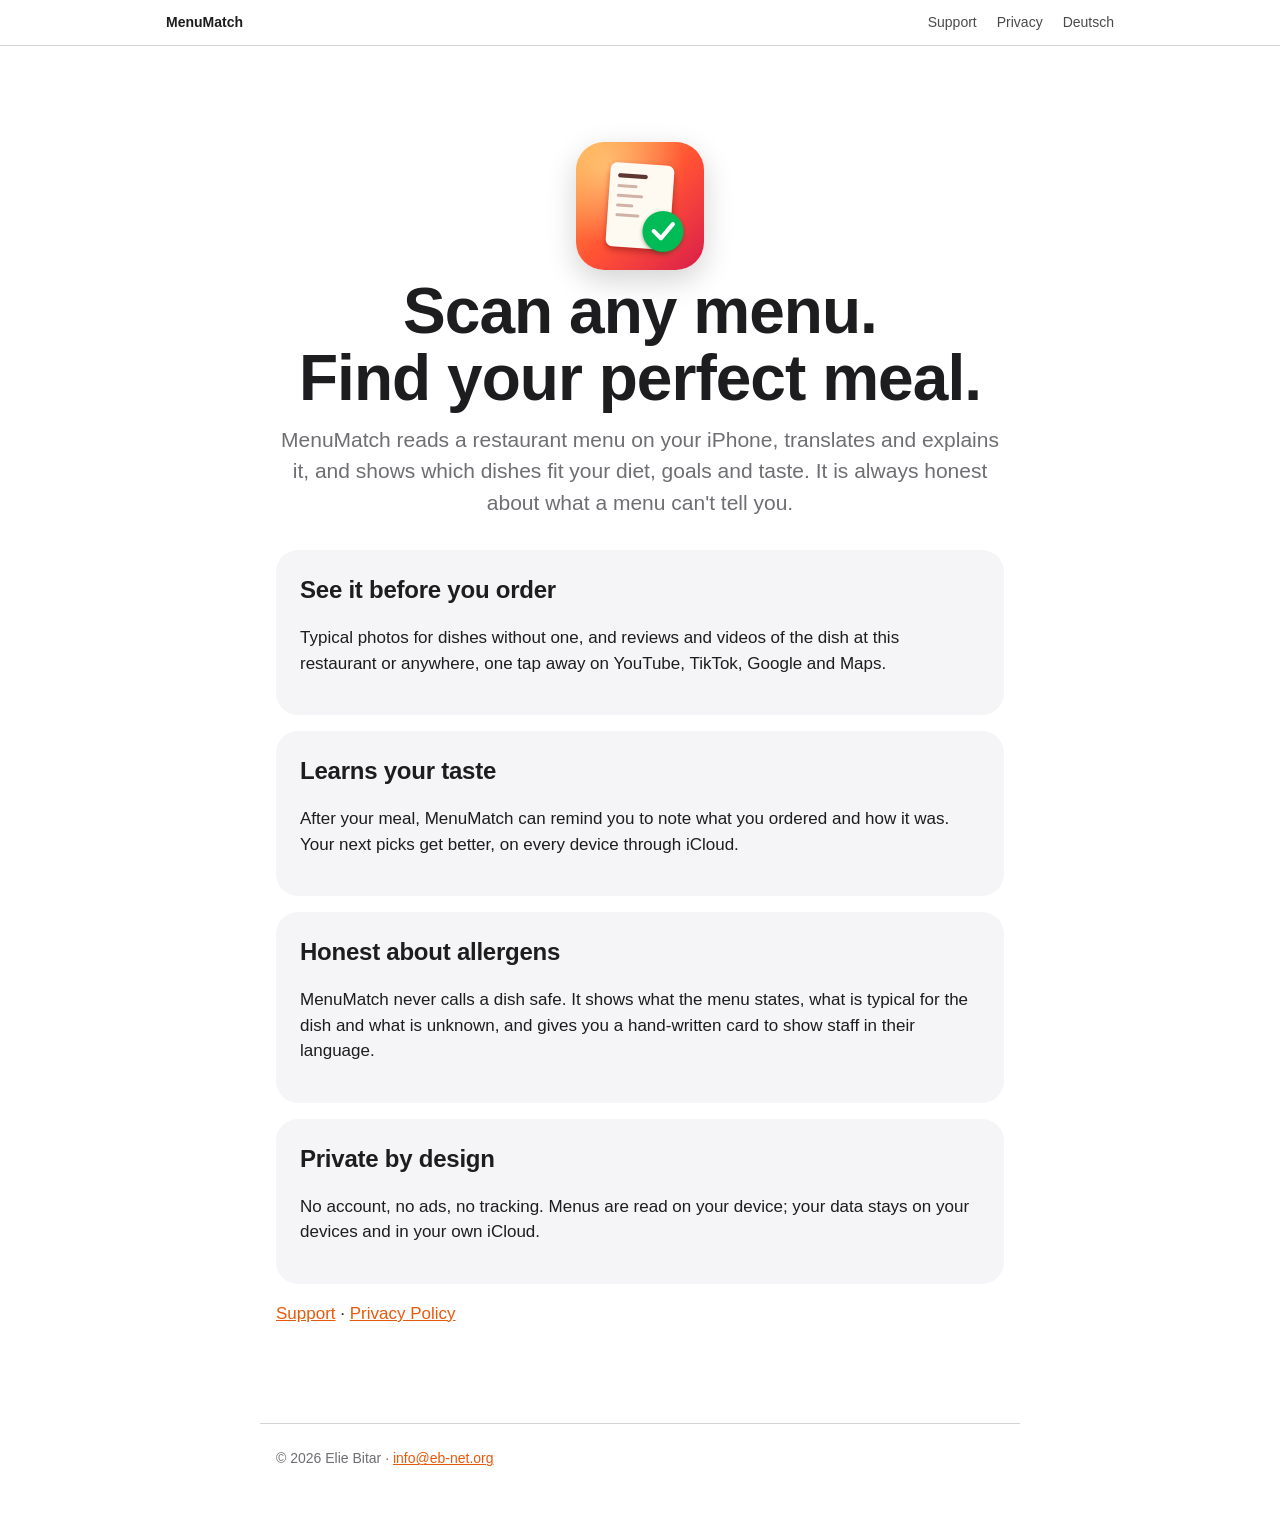
<file: index.html>
<!doctype html>
<html lang="en"><head><meta charset="utf-8"><meta name="viewport" content="width=device-width,initial-scale=1">
<title>MenuMatch</title><meta name="description" content="Scan any menu. Find your perfect meal."><meta name="color-scheme" content="light dark">
<link rel="icon" href="icon.png"><link rel="stylesheet" href="style.css"></head>
<body><nav><div><a class="brand" href="index.html">MenuMatch</a><a href="support.html">Support</a><a href="privacy.html">Privacy</a><a href="index-de.html" hreflang="de">Deutsch</a></div></nav>
<main>
<div class="hero"><img src="icon.png" alt="MenuMatch icon"><h1>Scan any menu.<br>Find your perfect meal.</h1>
<p class="lead">MenuMatch reads a restaurant menu on your iPhone, translates and explains it, and shows which dishes fit your diet, goals and taste. It is always honest about what a menu can't tell you.</p></div>
<div class="card"><h2 style="margin-top:0">See it before you order</h2><p>Typical photos for dishes without one, and reviews and videos of the dish at this restaurant or anywhere, one tap away on YouTube, TikTok, Google and Maps.</p></div><div class="card"><h2 style="margin-top:0">Learns your taste</h2><p>After your meal, MenuMatch can remind you to note what you ordered and how it was. Your next picks get better, on every device through iCloud.</p></div><div class="card"><h2 style="margin-top:0">Honest about allergens</h2><p>MenuMatch never calls a dish safe. It shows what the menu states, what is typical for the dish and what is unknown, and gives you a hand-written card to show staff in their language.</p></div>
<div class="card"><h2 style="margin-top:0">Private by design</h2><p>No account, no ads, no tracking. Menus are read on your device; your data stays on your devices and in your own iCloud.</p></div>
<p><a href="support.html">Support</a> · <a href="privacy.html">Privacy Policy</a></p></main>
<footer class="muted">© 2026 Elie Bitar · <a href="mailto:info@eb-net.org">info@eb-net.org</a></footer></body></html>
</file>
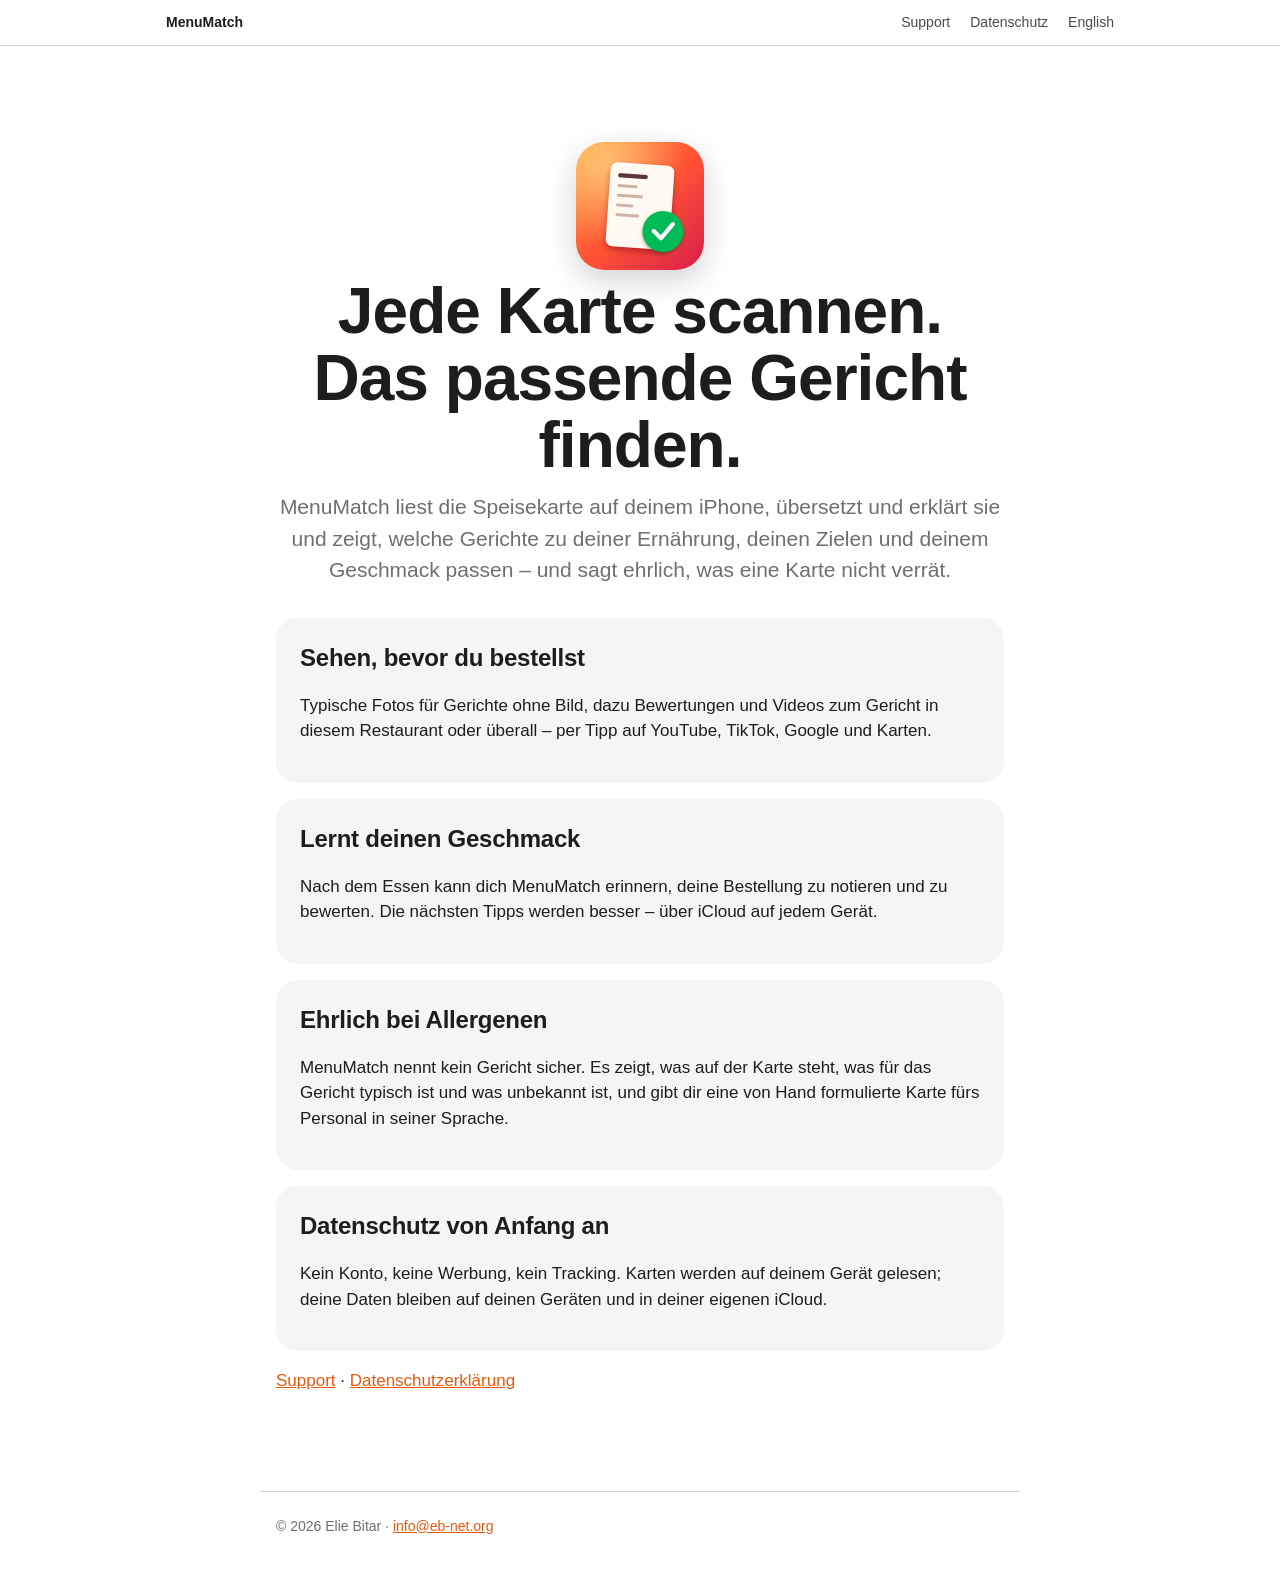
<file: index-de.html>
<!doctype html>
<html lang="de"><head><meta charset="utf-8"><meta name="viewport" content="width=device-width,initial-scale=1">
<title>MenuMatch</title><meta name="description" content="Scanne jede Speisekarte. Finde dein perfektes Gericht."><meta name="color-scheme" content="light dark">
<link rel="icon" href="icon.png"><link rel="stylesheet" href="style.css"></head>
<body><nav><div><a class="brand" href="index-de.html">MenuMatch</a><a href="support-de.html">Support</a><a href="privacy-de.html">Datenschutz</a><a href="index.html" hreflang="en">English</a></div></nav>
<main>
<div class="hero"><img src="icon.png" alt="MenuMatch-Symbol"><h1>Jede Karte scannen.<br>Das passende Gericht finden.</h1>
<p class="lead">MenuMatch liest die Speisekarte auf deinem iPhone, übersetzt und erklärt sie und zeigt, welche Gerichte zu deiner Ernährung, deinen Zielen und deinem Geschmack passen – und sagt ehrlich, was eine Karte nicht verrät.</p></div>
<div class="card"><h2 style="margin-top:0">Sehen, bevor du bestellst</h2><p>Typische Fotos für Gerichte ohne Bild, dazu Bewertungen und Videos zum Gericht in diesem Restaurant oder überall – per Tipp auf YouTube, TikTok, Google und Karten.</p></div><div class="card"><h2 style="margin-top:0">Lernt deinen Geschmack</h2><p>Nach dem Essen kann dich MenuMatch erinnern, deine Bestellung zu notieren und zu bewerten. Die nächsten Tipps werden besser – über iCloud auf jedem Gerät.</p></div><div class="card"><h2 style="margin-top:0">Ehrlich bei Allergenen</h2><p>MenuMatch nennt kein Gericht sicher. Es zeigt, was auf der Karte steht, was für das Gericht typisch ist und was unbekannt ist, und gibt dir eine von Hand formulierte Karte fürs Personal in seiner Sprache.</p></div>
<div class="card"><h2 style="margin-top:0">Datenschutz von Anfang an</h2><p>Kein Konto, keine Werbung, kein Tracking. Karten werden auf deinem Gerät gelesen; deine Daten bleiben auf deinen Geräten und in deiner eigenen iCloud.</p></div>
<p><a href="support-de.html">Support</a> · <a href="privacy-de.html">Datenschutzerklärung</a></p></main>
<footer class="muted">© 2026 Elie Bitar · <a href="mailto:info@eb-net.org">info@eb-net.org</a></footer></body></html>
</file>
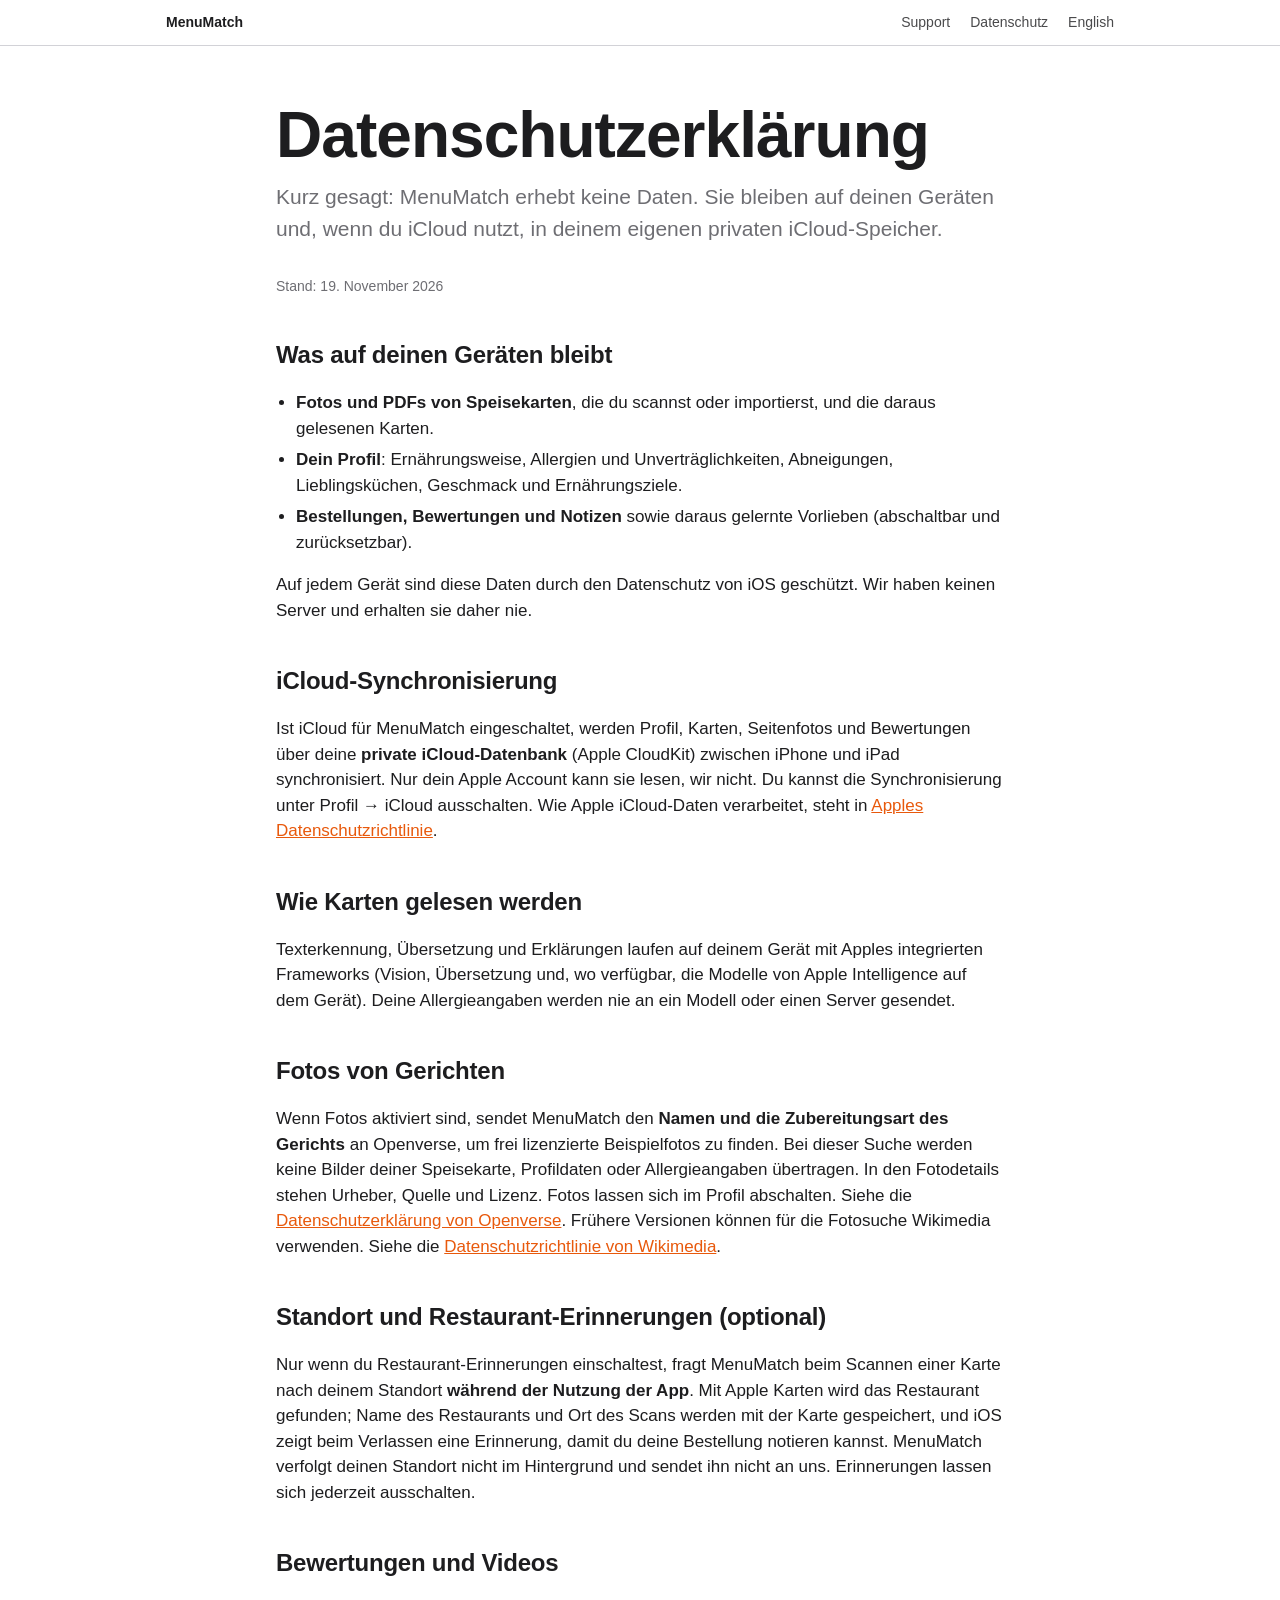
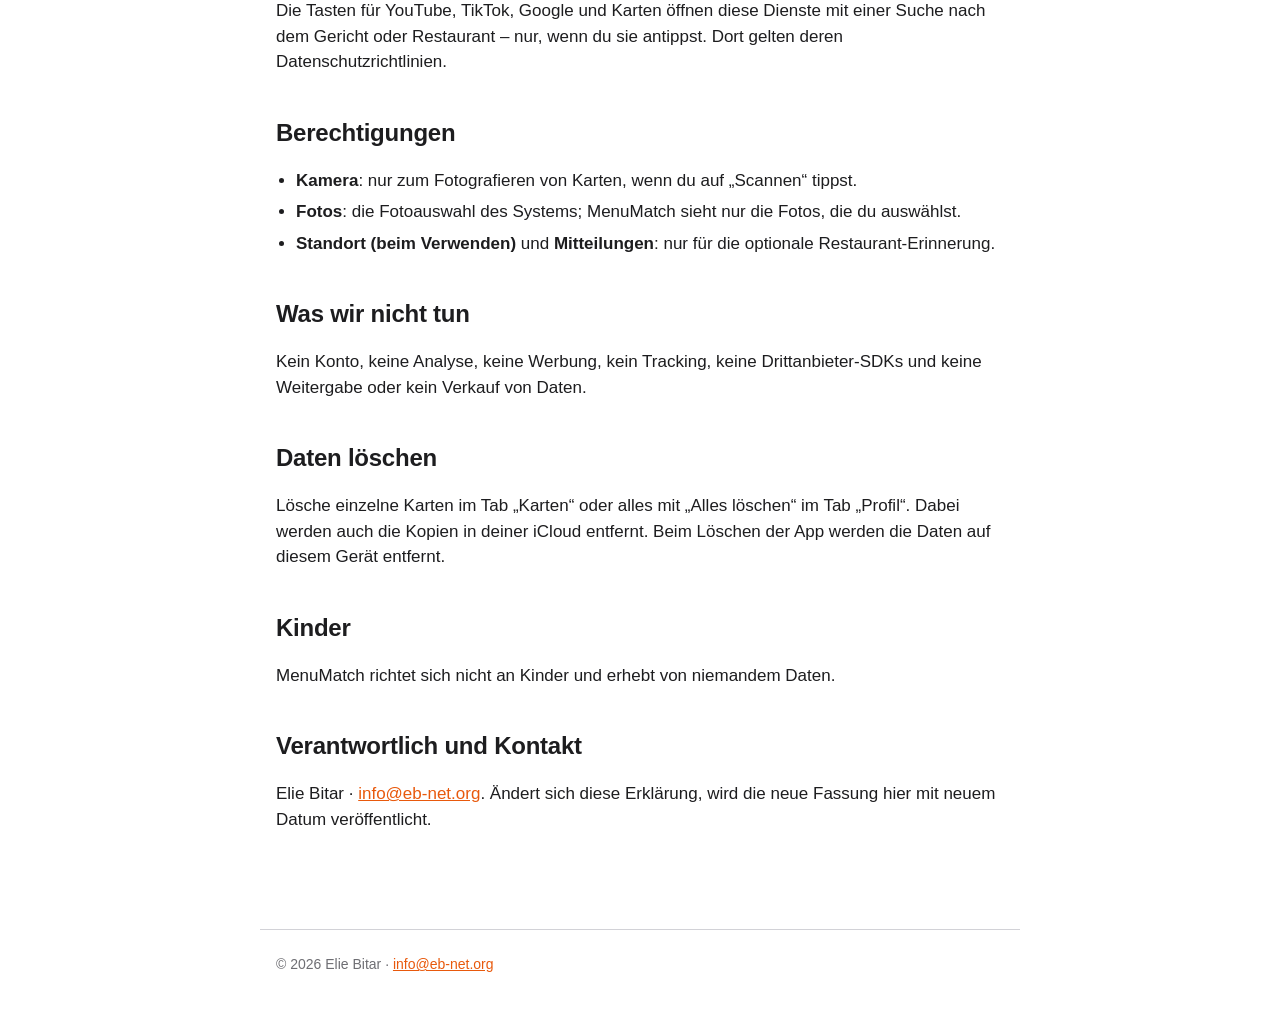
<file: privacy-de.html>
<!doctype html>
<html lang="de"><head><meta charset="utf-8"><meta name="viewport" content="width=device-width,initial-scale=1">
<title>MenuMatch Datenschutzerklärung</title><meta name="description" content="Wie MenuMatch mit deinen Daten umgeht."><meta name="color-scheme" content="light dark">
<link rel="icon" href="icon.png"><link rel="stylesheet" href="style.css"></head>
<body><nav><div><a class="brand" href="index-de.html">MenuMatch</a><a href="support-de.html">Support</a><a href="privacy-de.html">Datenschutz</a><a href="privacy.html" hreflang="en">English</a></div></nav>
<main>
<h1>Datenschutz&shy;erklärung</h1><p class="lead">Kurz gesagt: MenuMatch erhebt keine Daten. Sie bleiben auf deinen Geräten und, wenn du iCloud nutzt, in deinem eigenen privaten iCloud-Speicher.</p>
<p class="muted">Stand: 19. November 2026</p>
<h2>Was auf deinen Geräten bleibt</h2><ul>
<li><b>Fotos und PDFs von Speisekarten</b>, die du scannst oder importierst, und die daraus gelesenen Karten.</li>
<li><b>Dein Profil</b>: Ernährungsweise, Allergien und Unverträglichkeiten, Abneigungen, Lieblingsküchen, Geschmack und Ernährungsziele.</li>
<li><b>Bestellungen, Bewertungen und Notizen</b> sowie daraus gelernte Vorlieben (abschaltbar und zurücksetzbar).</li></ul>
<p>Auf jedem Gerät sind diese Daten durch den Datenschutz von iOS geschützt. Wir haben keinen Server und erhalten sie daher nie.</p>
<h2>iCloud-Synchronisierung</h2><p>Ist iCloud für MenuMatch eingeschaltet, werden Profil, Karten, Seitenfotos und Bewertungen über deine <b>private iCloud-Datenbank</b> (Apple CloudKit) zwischen iPhone und iPad synchronisiert. Nur dein Apple Account kann sie lesen, wir nicht. Du kannst die Synchronisierung unter Profil → iCloud ausschalten. Wie Apple iCloud-Daten verarbeitet, steht in <a href="https://www.apple.com/de/legal/privacy/">Apples Datenschutzrichtlinie</a>.</p>
<h2>Wie Karten gelesen werden</h2><p>Texterkennung, Übersetzung und Erklärungen laufen auf deinem Gerät mit Apples integrierten Frameworks (Vision, Übersetzung und, wo verfügbar, die Modelle von Apple Intelligence auf dem Gerät). Deine Allergieangaben werden nie an ein Modell oder einen Server gesendet.</p>
<h2>Fotos von Gerichten</h2><p>Wenn Fotos aktiviert sind, sendet MenuMatch den <b>Namen und die Zubereitungsart des Gerichts</b> an Openverse, um frei lizenzierte Beispielfotos zu finden. Bei dieser Suche werden keine Bilder deiner Speisekarte, Profildaten oder Allergieangaben übertragen. In den Fotodetails stehen Urheber, Quelle und Lizenz. Fotos lassen sich im Profil abschalten. Siehe die <a href="https://openverse.org/de/privacy">Datenschutzerklärung von Openverse</a>. Frühere Versionen können für die Fotosuche Wikimedia verwenden. Siehe die <a href="https://foundation.wikimedia.org/wiki/Policy:Privacy_policy">Datenschutzrichtlinie von Wikimedia</a>.</p>
<h2>Standort und Restaurant-Erinnerungen (optional)</h2><p>Nur wenn du Restaurant-Erinnerungen einschaltest, fragt MenuMatch beim Scannen einer Karte nach deinem Standort <b>während der Nutzung der App</b>. Mit Apple Karten wird das Restaurant gefunden; Name des Restaurants und Ort des Scans werden mit der Karte gespeichert, und iOS zeigt beim Verlassen eine Erinnerung, damit du deine Bestellung notieren kannst. MenuMatch verfolgt deinen Standort nicht im Hintergrund und sendet ihn nicht an uns. Erinnerungen lassen sich jederzeit ausschalten.</p>
<h2>Bewertungen und Videos</h2><p>Die Tasten für YouTube, TikTok, Google und Karten öffnen diese Dienste mit einer Suche nach dem Gericht oder Restaurant – nur, wenn du sie antippst. Dort gelten deren Datenschutzrichtlinien.</p>
<h2>Berechtigungen</h2><ul><li><b>Kamera</b>: nur zum Fotografieren von Karten, wenn du auf „Scannen“ tippst.</li>
<li><b>Fotos</b>: die Fotoauswahl des Systems; MenuMatch sieht nur die Fotos, die du auswählst.</li>
<li><b>Standort (beim Verwenden)</b> und <b>Mitteilungen</b>: nur für die optionale Restaurant-Erinnerung.</li></ul>
<h2>Was wir nicht tun</h2><p>Kein Konto, keine Analyse, keine Werbung, kein Tracking, keine Drittanbieter-SDKs und keine Weitergabe oder kein Verkauf von Daten.</p>
<h2>Daten löschen</h2><p>Lösche einzelne Karten im Tab „Karten“ oder alles mit „Alles löschen“ im Tab „Profil“. Dabei werden auch die Kopien in deiner iCloud entfernt. Beim Löschen der App werden die Daten auf diesem Gerät entfernt.</p>
<h2>Kinder</h2><p>MenuMatch richtet sich nicht an Kinder und erhebt von niemandem Daten.</p>
<h2>Verantwortlich und Kontakt</h2><p>Elie Bitar · <a href="mailto:info@eb-net.org">info@eb-net.org</a>. Ändert sich diese Erklärung, wird die neue Fassung hier mit neuem Datum veröffentlicht.</p></main>
<footer class="muted">© 2026 Elie Bitar · <a href="mailto:info@eb-net.org">info@eb-net.org</a></footer></body></html>
</file>
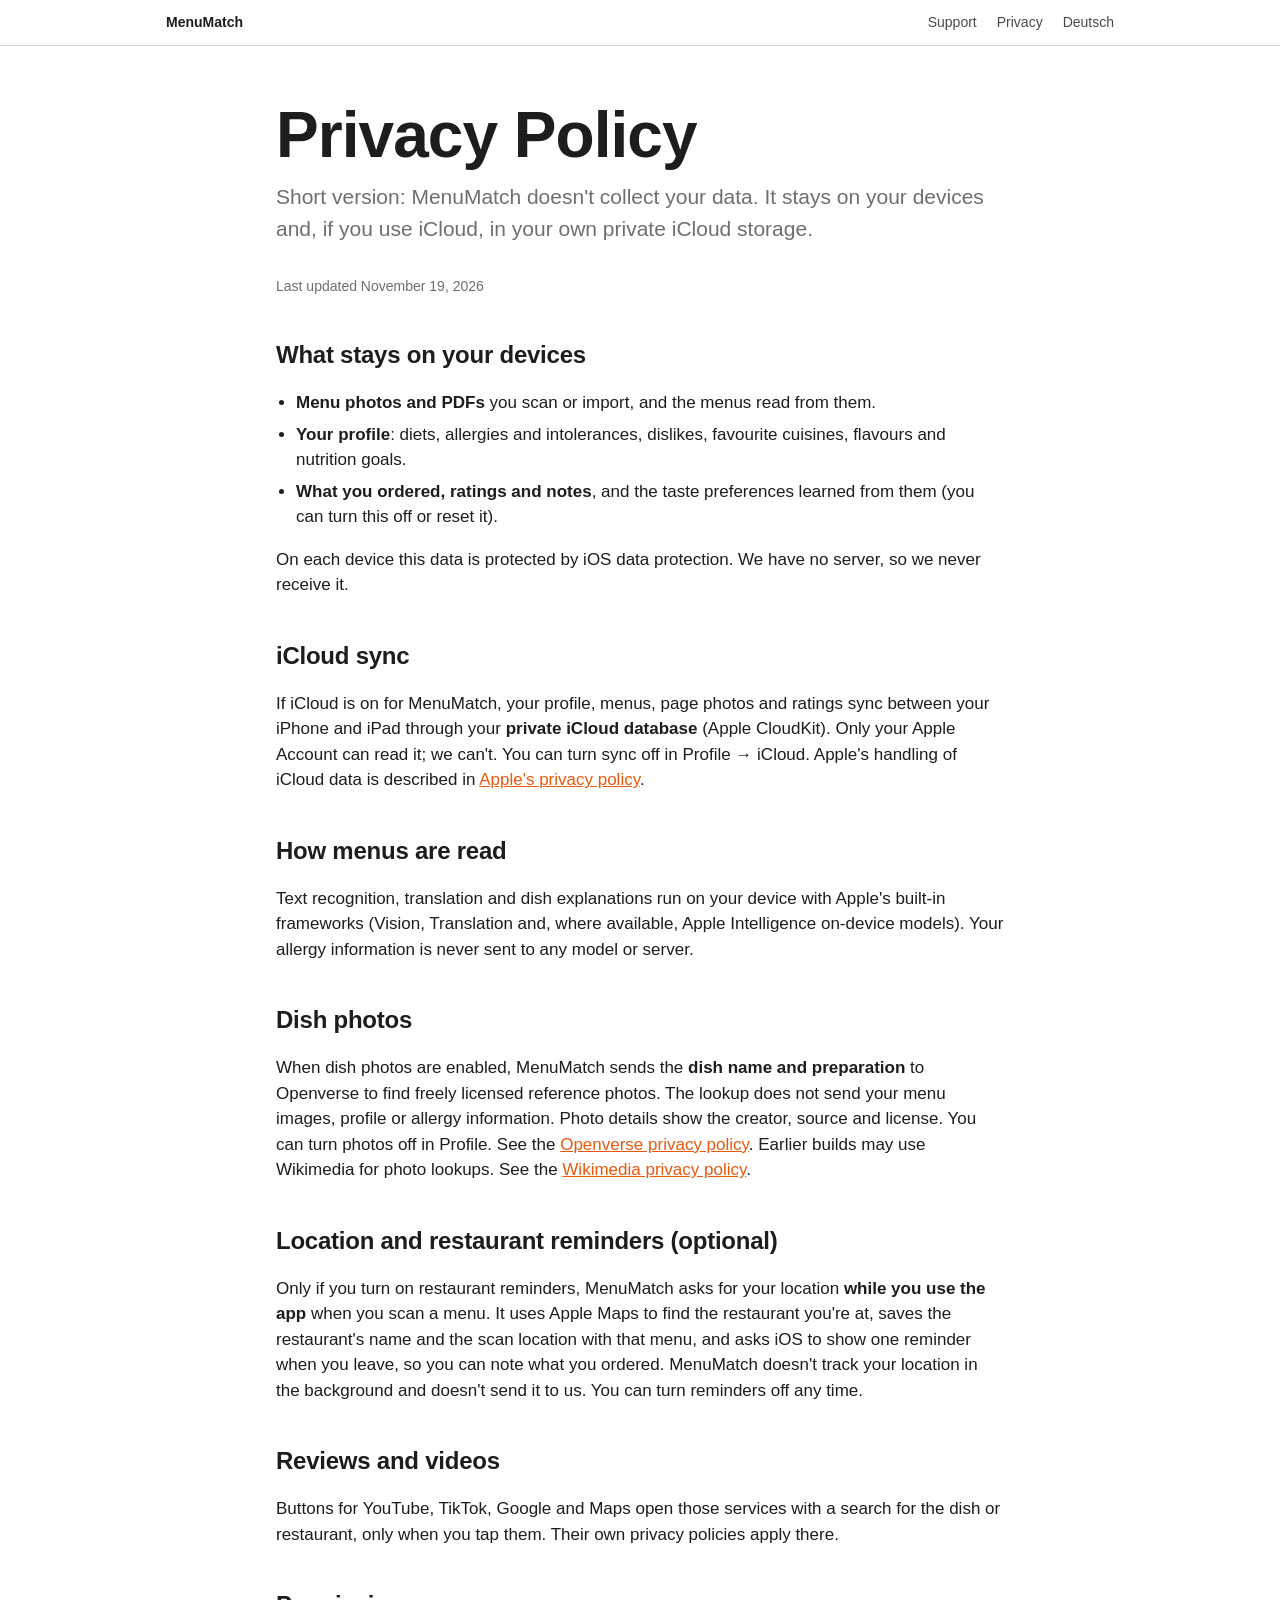
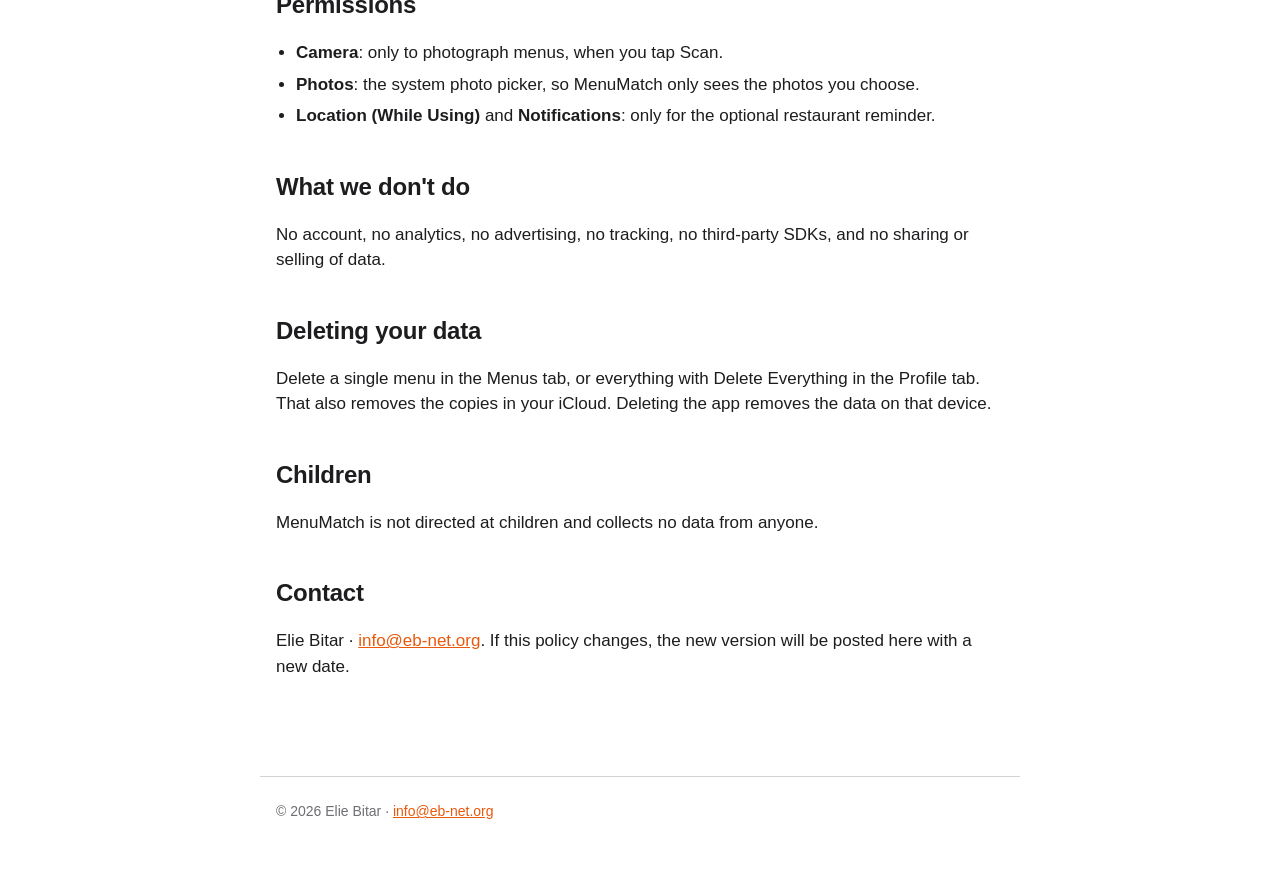
<file: privacy.html>
<!doctype html>
<html lang="en"><head><meta charset="utf-8"><meta name="viewport" content="width=device-width,initial-scale=1">
<title>MenuMatch Privacy Policy</title><meta name="description" content="How MenuMatch handles your data."><meta name="color-scheme" content="light dark">
<link rel="icon" href="icon.png"><link rel="stylesheet" href="style.css"></head>
<body><nav><div><a class="brand" href="index.html">MenuMatch</a><a href="support.html">Support</a><a href="privacy.html">Privacy</a><a href="privacy-de.html" hreflang="de">Deutsch</a></div></nav>
<main>
<h1>Privacy Policy</h1><p class="lead">Short version: MenuMatch doesn't collect your data. It stays on your devices and, if you use iCloud, in your own private iCloud storage.</p>
<p class="muted">Last updated November 19, 2026</p>
<h2>What stays on your devices</h2><ul>
<li><b>Menu photos and PDFs</b> you scan or import, and the menus read from them.</li>
<li><b>Your profile</b>: diets, allergies and intolerances, dislikes, favourite cuisines, flavours and nutrition goals.</li>
<li><b>What you ordered, ratings and notes</b>, and the taste preferences learned from them (you can turn this off or reset it).</li></ul>
<p>On each device this data is protected by iOS data protection. We have no server, so we never receive it.</p>
<h2>iCloud sync</h2><p>If iCloud is on for MenuMatch, your profile, menus, page photos and ratings sync between your iPhone and iPad through your <b>private iCloud database</b> (Apple CloudKit). Only your Apple Account can read it; we can't. You can turn sync off in Profile → iCloud. Apple's handling of iCloud data is described in <a href="https://www.apple.com/legal/privacy/">Apple's privacy policy</a>.</p>
<h2>How menus are read</h2><p>Text recognition, translation and dish explanations run on your device with Apple's built-in frameworks (Vision, Translation and, where available, Apple Intelligence on-device models). Your allergy information is never sent to any model or server.</p>
<h2>Dish photos</h2><p>When dish photos are enabled, MenuMatch sends the <b>dish name and preparation</b> to Openverse to find freely licensed reference photos. The lookup does not send your menu images, profile or allergy information. Photo details show the creator, source and license. You can turn photos off in Profile. See the <a href="https://openverse.org/privacy">Openverse privacy policy</a>. Earlier builds may use Wikimedia for photo lookups. See the <a href="https://foundation.wikimedia.org/wiki/Policy:Privacy_policy">Wikimedia privacy policy</a>.</p>
<h2>Location and restaurant reminders (optional)</h2><p>Only if you turn on restaurant reminders, MenuMatch asks for your location <b>while you use the app</b> when you scan a menu. It uses Apple Maps to find the restaurant you're at, saves the restaurant's name and the scan location with that menu, and asks iOS to show one reminder when you leave, so you can note what you ordered. MenuMatch doesn't track your location in the background and doesn't send it to us. You can turn reminders off any time.</p>
<h2>Reviews and videos</h2><p>Buttons for YouTube, TikTok, Google and Maps open those services with a search for the dish or restaurant, only when you tap them. Their own privacy policies apply there.</p>
<h2>Permissions</h2><ul><li><b>Camera</b>: only to photograph menus, when you tap Scan.</li>
<li><b>Photos</b>: the system photo picker, so MenuMatch only sees the photos you choose.</li>
<li><b>Location (While Using)</b> and <b>Notifications</b>: only for the optional restaurant reminder.</li></ul>
<h2>What we don't do</h2><p>No account, no analytics, no advertising, no tracking, no third-party SDKs, and no sharing or selling of data.</p>
<h2>Deleting your data</h2><p>Delete a single menu in the Menus tab, or everything with Delete Everything in the Profile tab. That also removes the copies in your iCloud. Deleting the app removes the data on that device.</p>
<h2>Children</h2><p>MenuMatch is not directed at children and collects no data from anyone.</p>
<h2>Contact</h2><p>Elie Bitar · <a href="mailto:info@eb-net.org">info@eb-net.org</a>. If this policy changes, the new version will be posted here with a new date.</p></main>
<footer class="muted">© 2026 Elie Bitar · <a href="mailto:info@eb-net.org">info@eb-net.org</a></footer></body></html>
</file>
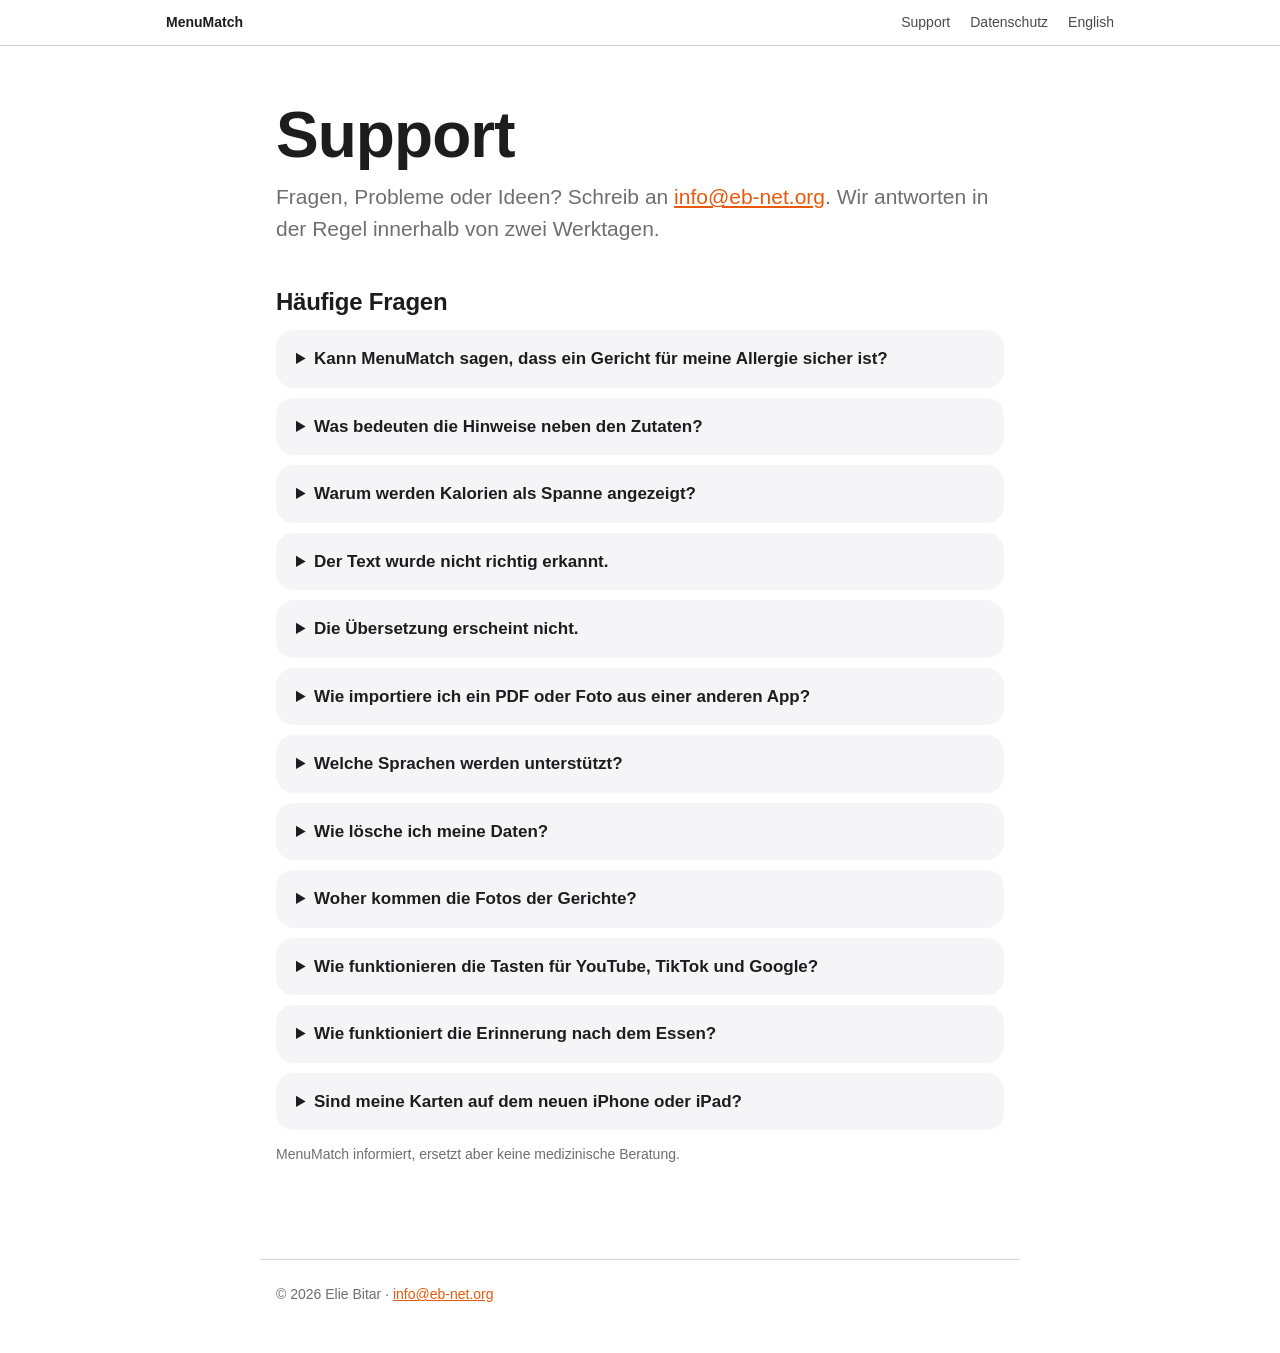
<file: support-de.html>
<!doctype html>
<html lang="de"><head><meta charset="utf-8"><meta name="viewport" content="width=device-width,initial-scale=1">
<title>MenuMatch Support</title><meta name="description" content="Hilfe und Antworten zu MenuMatch."><meta name="color-scheme" content="light dark">
<link rel="icon" href="icon.png"><link rel="stylesheet" href="style.css"></head>
<body><nav><div><a class="brand" href="index-de.html">MenuMatch</a><a href="support-de.html">Support</a><a href="privacy-de.html">Datenschutz</a><a href="support.html" hreflang="en">English</a></div></nav>
<main>
<h1>Support</h1><p class="lead">Fragen, Probleme oder Ideen? Schreib an <a href="mailto:info@eb-net.org">info@eb-net.org</a>. Wir antworten in der Regel innerhalb von zwei Werktagen.</p>
<h2>Häufige Fragen</h2><details><summary>Kann MenuMatch sagen, dass ein Gericht für meine Allergie sicher ist?</summary><p>Nein. Ein Foto der Karte kann nicht beweisen, dass ein Gericht frei von einem Allergen ist oder dass es in der Küche keine Kreuzkontamination gibt. MenuMatch zeigt, was die Karte angibt, was für das Gericht typisch ist und was unbekannt ist, und hilft dir beim Nachfragen. Frag immer beim Restaurant nach.</p></details><details><summary>Was bedeuten die Hinweise neben den Zutaten?</summary><p><b>Auf der Karte</b>: steht auf dieser Karte. <b>Typisch</b>: in klassischen Rezepten üblich, für dieses Restaurant nicht bestätigt. <b>Schätzung</b>: aus der Beschreibung abgeleitet. <b>Unbekannt</b>: nicht genug Angaben.</p></details><details><summary>Warum werden Kalorien als Spanne angezeigt?</summary><p>Restaurants veröffentlichen selten Rezepte oder Portionsgrößen. Deshalb zeigt MenuMatch eine Spanne und nennt seine Annahmen. Die Portionsgröße kannst du auf der Gerichtsseite ändern.</p></details><details><summary>Der Text wurde nicht richtig erkannt.</summary><p>Fotografiere gerade von vorn, bei gutem Licht, eine Seite nach der anderen. Einzelne Seiten kannst du vor dem Lesen neu aufnehmen und Namen oder Preise danach korrigieren.</p></details><details><summary>Die Übersetzung erscheint nicht.</summary><p>MenuMatch nutzt Apples Übersetzung auf dem Gerät. Wenn die Sprache noch nicht geladen ist, fragt iOS einmal nach dem Download. Die Erklärungen zu Gerichten funktionieren auch ohne.</p></details><details><summary>Wie importiere ich ein PDF oder Foto aus einer anderen App?</summary><p>Tippe im Tab „Scannen“ auf „Dateien“ oder „Fotos“, oder nutze in Safari, Mail, Dateien oder Fotos die Teilen-Taste und wähle MenuMatch.</p></details><details><summary>Welche Sprachen werden unterstützt?</summary><p>Die App gibt es auf Deutsch und Englisch. Deutsche und englische Karten werden am besten verstanden; französische, italienische und spanische Karten werden ebenfalls erkannt, und Karten fürs Personal gibt es in diesen fünf Sprachen.</p></details><details><summary>Wie lösche ich meine Daten?</summary><p>Wische im Tab „Karten“ über eine Karte, um sie zu löschen, oder nutze „Alles löschen“ im Tab „Profil“. Dabei werden auch die Kopien in deiner iCloud entfernt.</p></details><details><summary>Woher kommen die Fotos der Gerichte?</summary><p>Aus Wikipedia-Artikeln zum Gericht, frei lizenziert und unter dem Foto genannt. Sie zeigen das übliche Aussehen, nicht den Teller des Restaurants. Gesendet wird nur der Name des Gerichts. Abschalten unter Profil → Fotos von Gerichten.</p></details><details><summary>Wie funktionieren die Tasten für YouTube, TikTok und Google?</summary><p>Sie öffnen eine Suche nach dem Gericht oder Restaurant in der jeweiligen App (oder in Safari, wenn sie nicht installiert ist). „Bei …“ sucht das Gericht mit Name und Ort des Restaurants; „Überall“ sucht nur das Gericht.</p></details><details><summary>Wie funktioniert die Erinnerung nach dem Essen?</summary><p>Schalte sie ein, wenn MenuMatch auf einer frisch gescannten Karte fragt, oder im Profil. MenuMatch findet das Restaurant mit Apple Karten und lässt iOS beim Gehen einmal erinnern. Tippe darauf, um deine Bestellung zu notieren und zu bewerten; die nächsten Tipps nutzen diese Bewertungen.</p></details><details><summary>Sind meine Karten auf dem neuen iPhone oder iPad?</summary><p>Ja, wenn iCloud für MenuMatch eingeschaltet ist (Profil → iCloud) und du denselben Apple Account nutzt. Profil, Karten, Seitenfotos und Bewertungen werden über deine private iCloud synchronisiert.</p></details><p class="muted">MenuMatch informiert, ersetzt aber keine medizinische Beratung.</p></main>
<footer class="muted">© 2026 Elie Bitar · <a href="mailto:info@eb-net.org">info@eb-net.org</a></footer></body></html>
</file>
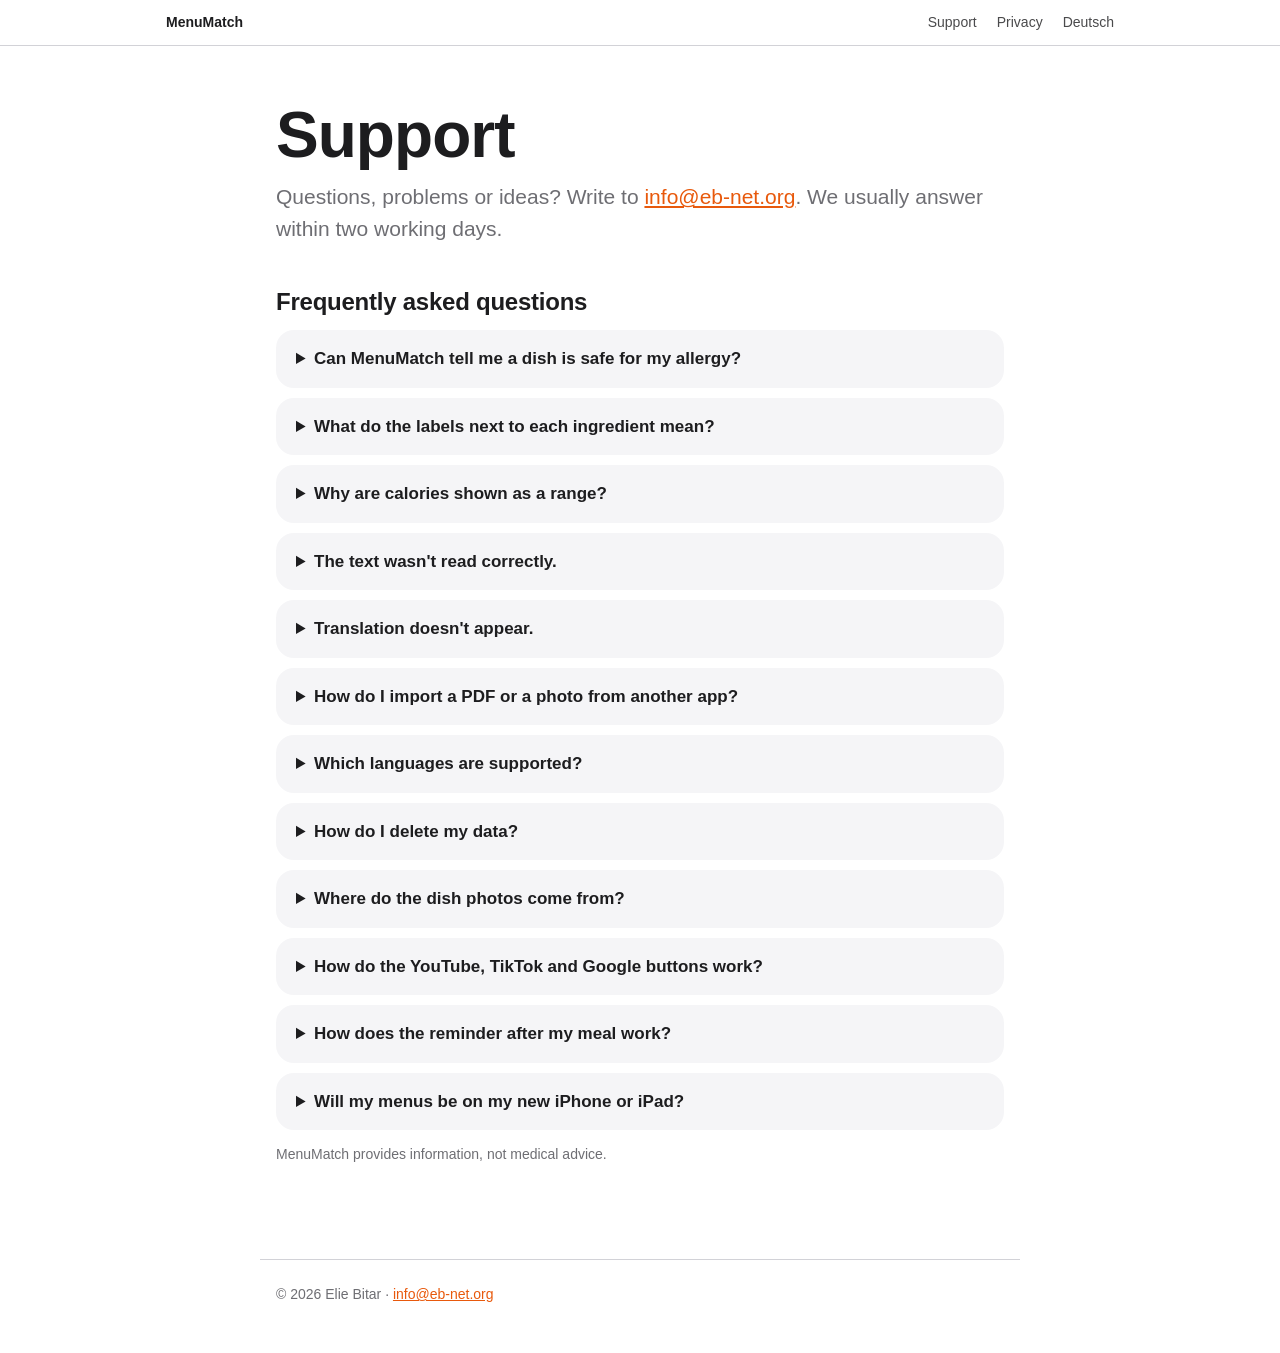
<file: support.html>
<!doctype html>
<html lang="en"><head><meta charset="utf-8"><meta name="viewport" content="width=device-width,initial-scale=1">
<title>MenuMatch Support</title><meta name="description" content="Help and answers for MenuMatch."><meta name="color-scheme" content="light dark">
<link rel="icon" href="icon.png"><link rel="stylesheet" href="style.css"></head>
<body><nav><div><a class="brand" href="index.html">MenuMatch</a><a href="support.html">Support</a><a href="privacy.html">Privacy</a><a href="support-de.html" hreflang="de">Deutsch</a></div></nav>
<main>
<h1>Support</h1><p class="lead">Questions, problems or ideas? Write to <a href="mailto:info@eb-net.org">info@eb-net.org</a>. We usually answer within two working days.</p>
<h2>Frequently asked questions</h2><details><summary>Can MenuMatch tell me a dish is safe for my allergy?</summary><p>No. A menu photo can't prove that a dish is free of an allergen or that there is no cross-contact in the kitchen. MenuMatch shows what the menu declares, what is typical for the dish and what is unknown, and helps you ask staff. Always confirm with the restaurant.</p></details><details><summary>What do the labels next to each ingredient mean?</summary><p><b>On the menu</b>: printed on this menu. <b>Typical</b>: common in traditional recipes for this dish, not confirmed for this restaurant. <b>Estimate</b>: worked out from the description. <b>Unknown</b>: not enough information.</p></details><details><summary>Why are calories shown as a range?</summary><p>Restaurants rarely publish recipes or portion sizes, so MenuMatch shows a range and says what it assumed. You can change the portion size on the dish page.</p></details><details><summary>The text wasn't read correctly.</summary><p>Take the photo straight on, in good light, one page at a time. You can retake a single page before reading it, and correct any dish name or price afterwards.</p></details><details><summary>Translation doesn't appear.</summary><p>MenuMatch uses Apple's on-device translation. If your iPhone hasn't downloaded the language yet, iOS asks to download it once. Dish explanations work without it.</p></details><details><summary>How do I import a PDF or a photo from another app?</summary><p>Tap Files or Photos on the Scan tab, or use the Share button in Safari, Mail, Files or Photos and choose MenuMatch.</p></details><details><summary>Which languages are supported?</summary><p>The app is in English and German. Menus in German and English are understood best; French, Italian and Spanish menus are also recognised, and staff cards exist in those five languages.</p></details><details><summary>How do I delete my data?</summary><p>Swipe to delete a single menu in the Menus tab, or use Delete Everything in the Profile tab. It also removes the copies in your iCloud.</p></details><details><summary>Where do the dish photos come from?</summary><p>From Wikipedia articles about the dish, freely licensed and credited under the photo. They show what the dish usually looks like, not the restaurant's plate. Only the dish name is sent to find them. Turn them off in Profile → Dish photos.</p></details><details><summary>How do the YouTube, TikTok and Google buttons work?</summary><p>They open a search for the dish or restaurant in that app (or in Safari if the app isn't installed). “At this restaurant” searches the dish with the restaurant's name and city first; “Anywhere” searches the dish alone.</p></details><details><summary>How does the reminder after my meal work?</summary><p>Turn it on when MenuMatch asks on a freshly scanned menu, or in Profile. MenuMatch finds the restaurant with Apple Maps and asks iOS for one reminder when you leave. Tap it to note what you ordered and rate it; your next picks use those ratings.</p></details><details><summary>Will my menus be on my new iPhone or iPad?</summary><p>Yes, if iCloud is on for MenuMatch (Profile → iCloud) and you use the same Apple Account. Your profile, menus, page photos and ratings sync through your private iCloud.</p></details><p class="muted">MenuMatch provides information, not medical advice.</p></main>
<footer class="muted">© 2026 Elie Bitar · <a href="mailto:info@eb-net.org">info@eb-net.org</a></footer></body></html>
</file>
<file: style.css>
:root{--bg:#fff;--fg:#1d1d1f;--muted:#6e6e73;--card:#f5f5f7;--accent:#e8590c;--line:#d2d2d7}
@media (prefers-color-scheme:dark){:root{--bg:#000;--fg:#f5f5f7;--muted:#a1a1a6;--card:#1c1c1e;--accent:#ff8a3d;--line:#38383a}}
*{box-sizing:border-box}
body{margin:0;background:var(--bg);color:var(--fg);font:17px/1.5 -apple-system,BlinkMacSystemFont,"SF Pro Text","Helvetica Neue",sans-serif;-webkit-font-smoothing:antialiased}
nav{position:sticky;top:0;z-index:1;backdrop-filter:saturate(180%) blur(20px);-webkit-backdrop-filter:saturate(180%) blur(20px);background:color-mix(in srgb,var(--bg) 72%,transparent);border-bottom:1px solid var(--line)}
nav div{max-width:980px;margin:0 auto;padding:12px 16px;display:flex;gap:20px;align-items:center;font-size:14px}
nav a{color:var(--fg);text-decoration:none;opacity:.8}nav a:hover{opacity:1}nav .brand{font-weight:600;opacity:1;margin-right:auto}
main{max-width:760px;margin:0 auto;padding:56px 16px 80px}
h1{font-size:clamp(40px,7vw,64px);line-height:1.05;letter-spacing:-.015em;margin:0 0 12px;font-weight:700}
h2{font-size:24px;letter-spacing:-.01em;margin:40px 0 8px}
.lead{font-size:21px;color:var(--muted);margin:0 0 32px}
.card{background:var(--card);border-radius:22px;padding:22px 24px;margin:16px 0}
details{background:var(--card);border-radius:18px;padding:16px 20px;margin:10px 0}
summary{font-weight:600;cursor:pointer}details p{margin:10px 0 0;color:var(--muted)}
a{color:var(--accent)}.muted{color:var(--muted);font-size:14px}
ul{padding-left:20px}li{margin:6px 0}
.hero{text-align:center;padding-top:40px}.hero img{width:128px;height:128px;border-radius:28px;box-shadow:0 10px 30px rgba(0,0,0,.18)}
footer{max-width:760px;margin:0 auto;padding:24px 16px 48px;border-top:1px solid var(--line)}
</file>
